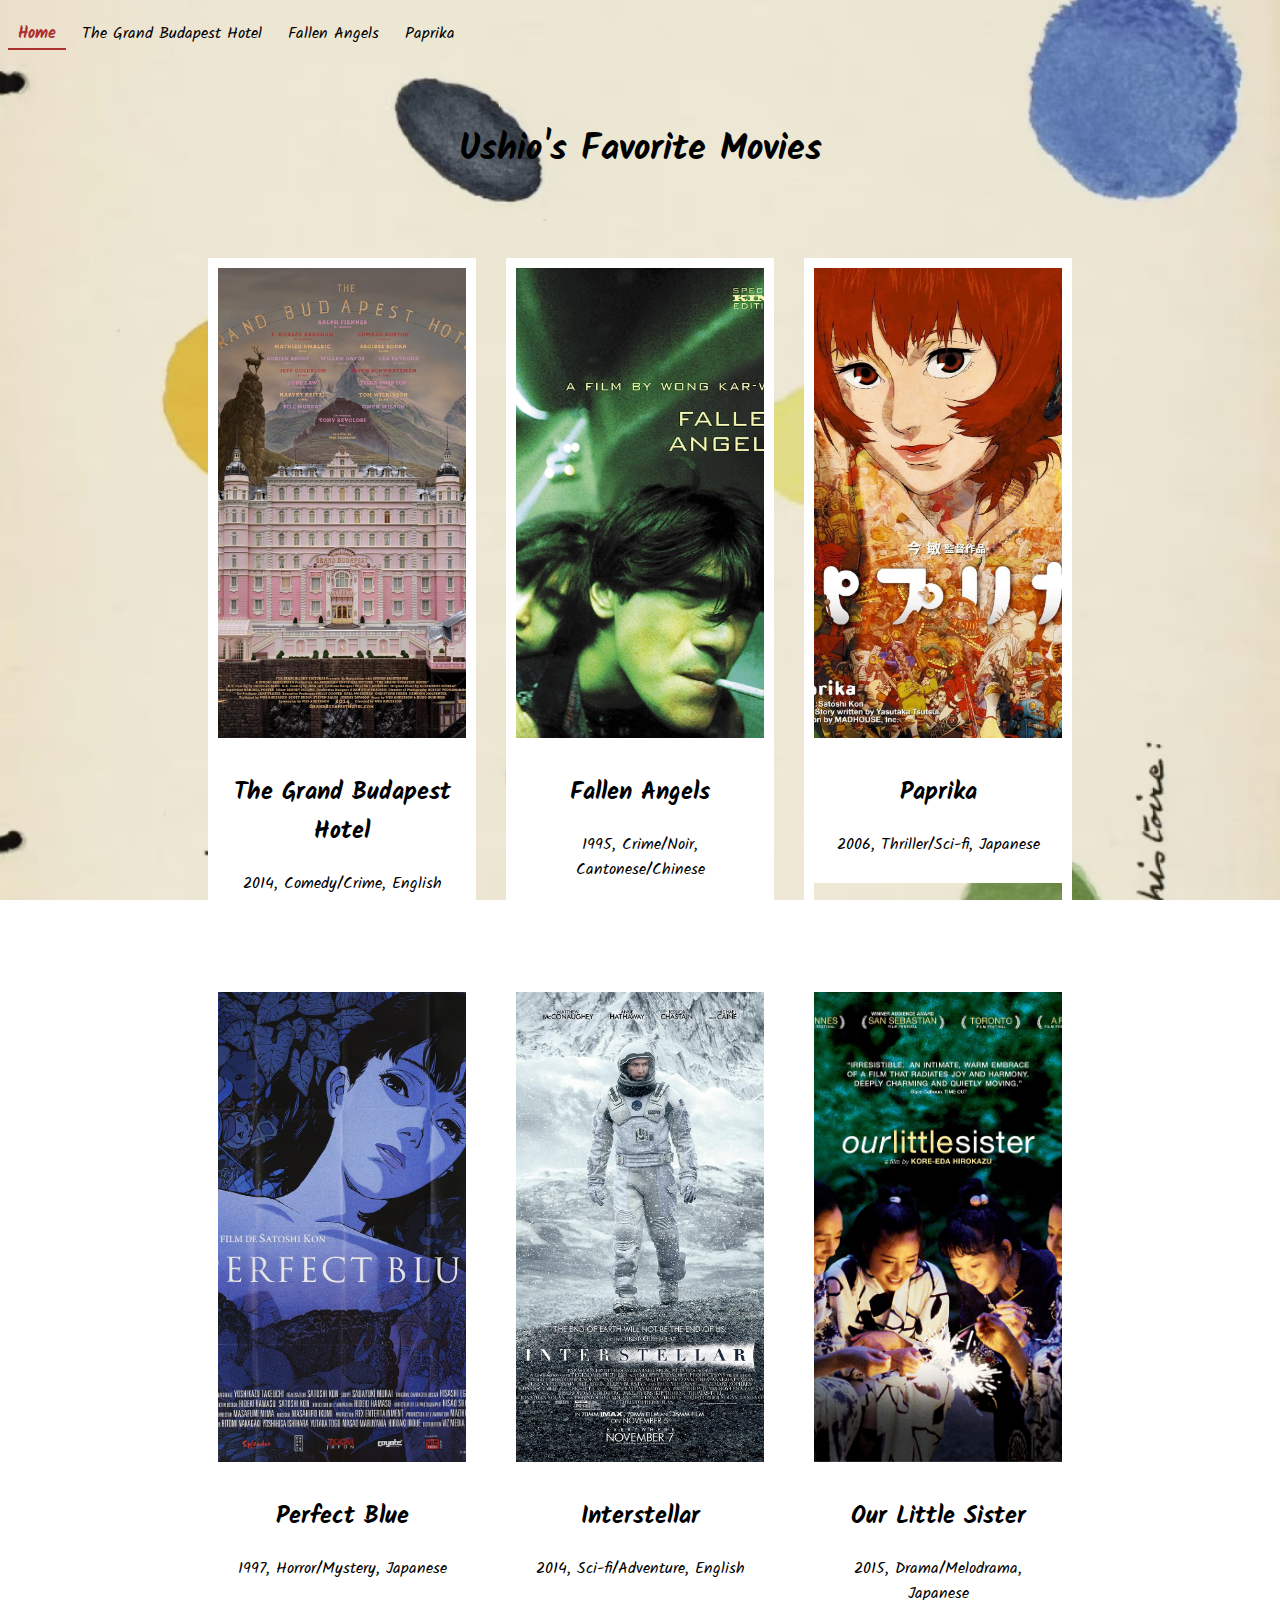
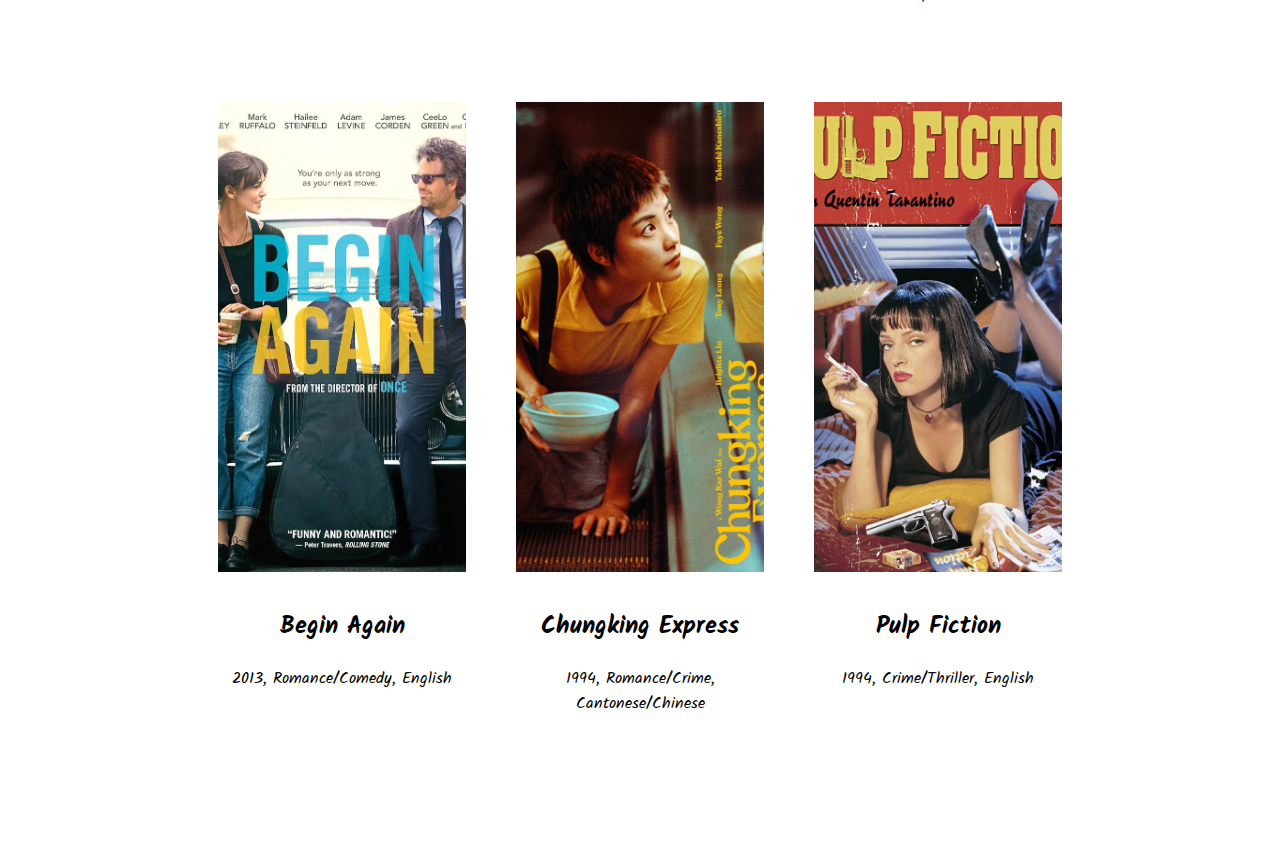
<file: index.html>
<!DOCTYPE html>
<html lang="en">
<head>
    <meta charset="UTF-8">
    <meta name="viewport" content="width=device-width, initial-scale=1.0">
    <title>Movie Archive</title>
    <link rel="stylesheet" href="css/style.css">
    <link rel="preconnect" href="https://fonts.googleapis.com">
    <link rel="preconnect" href="https://fonts.gstatic.com" crossorigin>
    <link href="https://fonts.googleapis.com/css2?family=Kalam&display=swap" rel="stylesheet">
</head>
<body>
    <nav>
        <ul>
            <li><a href="index.html" class="active">Home</a></li>
            <li><a href="grand-budapest.html">The Grand Budapest Hotel</a></li>
            <li><a href="fallen-angels.html">Fallen Angels</a></li>
            <li><a href="paprika.html">Paprika</a></li>
        </ul>
    </nav>

    <h2>Ushio's Favorite Movies</h2>

    <div class="movie-grid">
        <div class="movie">
            <div class="movie-img">
                <img src="img/TGBH.jpeg" alt="The Grand Budapest Hotel">
                <div class="movie-info">
                    <p>Set in a fictional European country in the 1930s, this film follows the misadventures of Gustave H, the devoted concierge of the luxurious Grand Budapest Hotel, and Zero Moustafa, his loyal lobby boy. The plot thickens when Gustave inherits a priceless painting, "Boy with Apple," after one of his wealthy lovers is mysteriously murdered, leading to a battle for a family fortune and a desperate chase across the continent.</p>
                </div>
            </div>
            <div class="movie-details">
                <h3>The Grand Budapest Hotel</h3>
                <p>2014, Comedy/Crime, English</p>
            </div>
        </div>

        <div class="movie">
            <div class="movie-img">
                <img src="img/FA.jpg" alt="Fallen Angels">
                <div class="movie-info">
                    <p>This film features two main stories: a hitman wanting to retire from his profession and his partner who is in love with him, and a mute man who falls for a woman tied to the underworld. Their stories unfold in the bustling streets of Hong Kong, exploring themes of loneliness, love, and the existential search for meaning in a chaotic world.</p>
                </div>
            </div>
            <div class="movie-details">
                <h3>Fallen Angels</h3>
                <p>1995, Crime/Noir, Cantonese/Chinese</p>
            </div>
        </div>

        <div class="movie">
            <div class="movie-img">
                <img src="img/paprika.jpeg" alt="Paprika">
                <div class="movie-info">
                    <p>In the near future, a revolutionary new psychotherapy treatment called dream therapy has been invented. A device called the "DC Mini" allows the user to view people's dreams. The theft of the device sets off a chain of events, blurring the lines between dreams and reality. Dr. Atsuko Chiba, under her alter-ego "Paprika," must delve into the dream world to retrieve the stolen technology.</p>
                </div>
            </div>
            <div class="movie-details">
                <h3>Paprika</h3>
                <p>2006, Thriller/Sci-fi, Japanese</p>
            </div>
        </div>

        <div class="movie">
            <div class="movie-img">
                <img src="img/PB.jpeg" alt="Perfect Blue">
                <div class="movie-info">
                    <p>Mima Kirigoe, a member of a pop-idol group called "CHAM!," decides to leave the group to pursue her acting career. As she becomes more immersed in her new role, reality and the world of her work start to blend. Mima finds herself tormented by her reflections and a stalker, as reality and illusion begin to merge, leading her into a downward spiral of paranoia and violence.</p>
                </div>
            </div>
            <div class="movie-details">
                <h3>Perfect Blue</h3>
                <p>1997, Horror/Mystery, Japanese</p>   
            </div>
        </div>

        <div class="movie">
            <div class="movie-img">
                <img src="img/Interstellar.jpg" alt="Interstellar">
                <div class="movie-info">
                    <p>In a future where Earth is ravaged by famine and dust storms, former NASA pilot Cooper is recruited for a critical mission: journey through a wormhole in search of a new habitable planet for humanity. Accompanied by a team of researchers, Cooper must navigate space, time, and the complex emotional ties to his family he leaves behind, as they confront the vast unknowns of interstellar travel.</p>
                </div>
            </div>
            <div class="movie-details">
                <h3>Interstellar</h3>
                <p>2014, Sci-fi/Adventure, English</p>
            </div>
        </div>

        <div class="movie">
            <div class="movie-img">
                <img src="img/ols.png" alt="Our Little Sister">
                <div class="movie-info">
                    <p>The film follows three sisters in their 20s who live together in Kamakura, Japan. Their lives are disrupted when they attend the funeral of their estranged father, where they meet their shy teenage half-sister, Suzu. On a whim, they invite her to live with them, and the four siblings form a close bond while grappling with their own individual struggles.</p>
                </div>
            </div>
            <div class="movie-details">
                <h3>Our Little Sister</h3>
                <p>2015, Drama/Melodrama, Japanese</p>
            </div>
        </div>

        <div class="movie">
            <div class="movie-img">
                <img src="img/ba.jpg" alt="Begin Again">
                <div class="movie-info">
                    <p>Set in New York City, the story revolves around Gretta, a young singer-songwriter, and Dan, a struggling record label executive. After Dan discovers Gretta performing in a bar, they collaborate to produce an album recorded in various public locations across the city, leading to a transformative journey for both.</p>
                </div>
            </div>
            <div class="movie-details">
                <h3>Begin Again</h3>
                <p>2013, Romance/Comedy, English</p>
            </div>
        </div>

        <div class="movie">
            <div class="movie-img">
                <img src="img/ce.jpeg" alt="Chungking Express">
                <div class="movie-info">
                    <p>This film tells two stories set in Hong Kong. The first involves a lovesick policeman mourning a breakup and his brief encounter with a mysterious drug smuggler. The second story follows another policeman who becomes infatuated with a woman at a local food stand, without realizing she is breaking into his apartment and subtly changing his life.</p>
                </div>
            </div>
            <div class="movie-details">
                <h3>Chungking Express</h3>
                <p>1994, Romance/Crime, Cantonese/Chinese</p>
            </div>
        </div>

        <div class="movie">
            <div class="movie-img">
                <img src="img/pf.jpeg" alt="Pulp Fiction">
                <div class="movie-info">
                    <p>A nonlinear narrative weaves together the intersecting stories of Los Angeles mobsters, small-time criminals, and a mysterious suitcase. The film includes the stories of a hitman duo, a boxer, a gangster's wife, and a pair of diner bandits, blending gritty violence with sharp humor and pop-culture references.</p>
                </div>
            </div>
            <div class="movie-details">
                <h3>Pulp Fiction</h3>
                <p>1994, Crime/Thriller, English</p>
            </div>
        </div>

    </div>

    <script src="js/script.js"></script>

    <footer>Created by Ushio with love</footer>
</body>
</html>
</file>
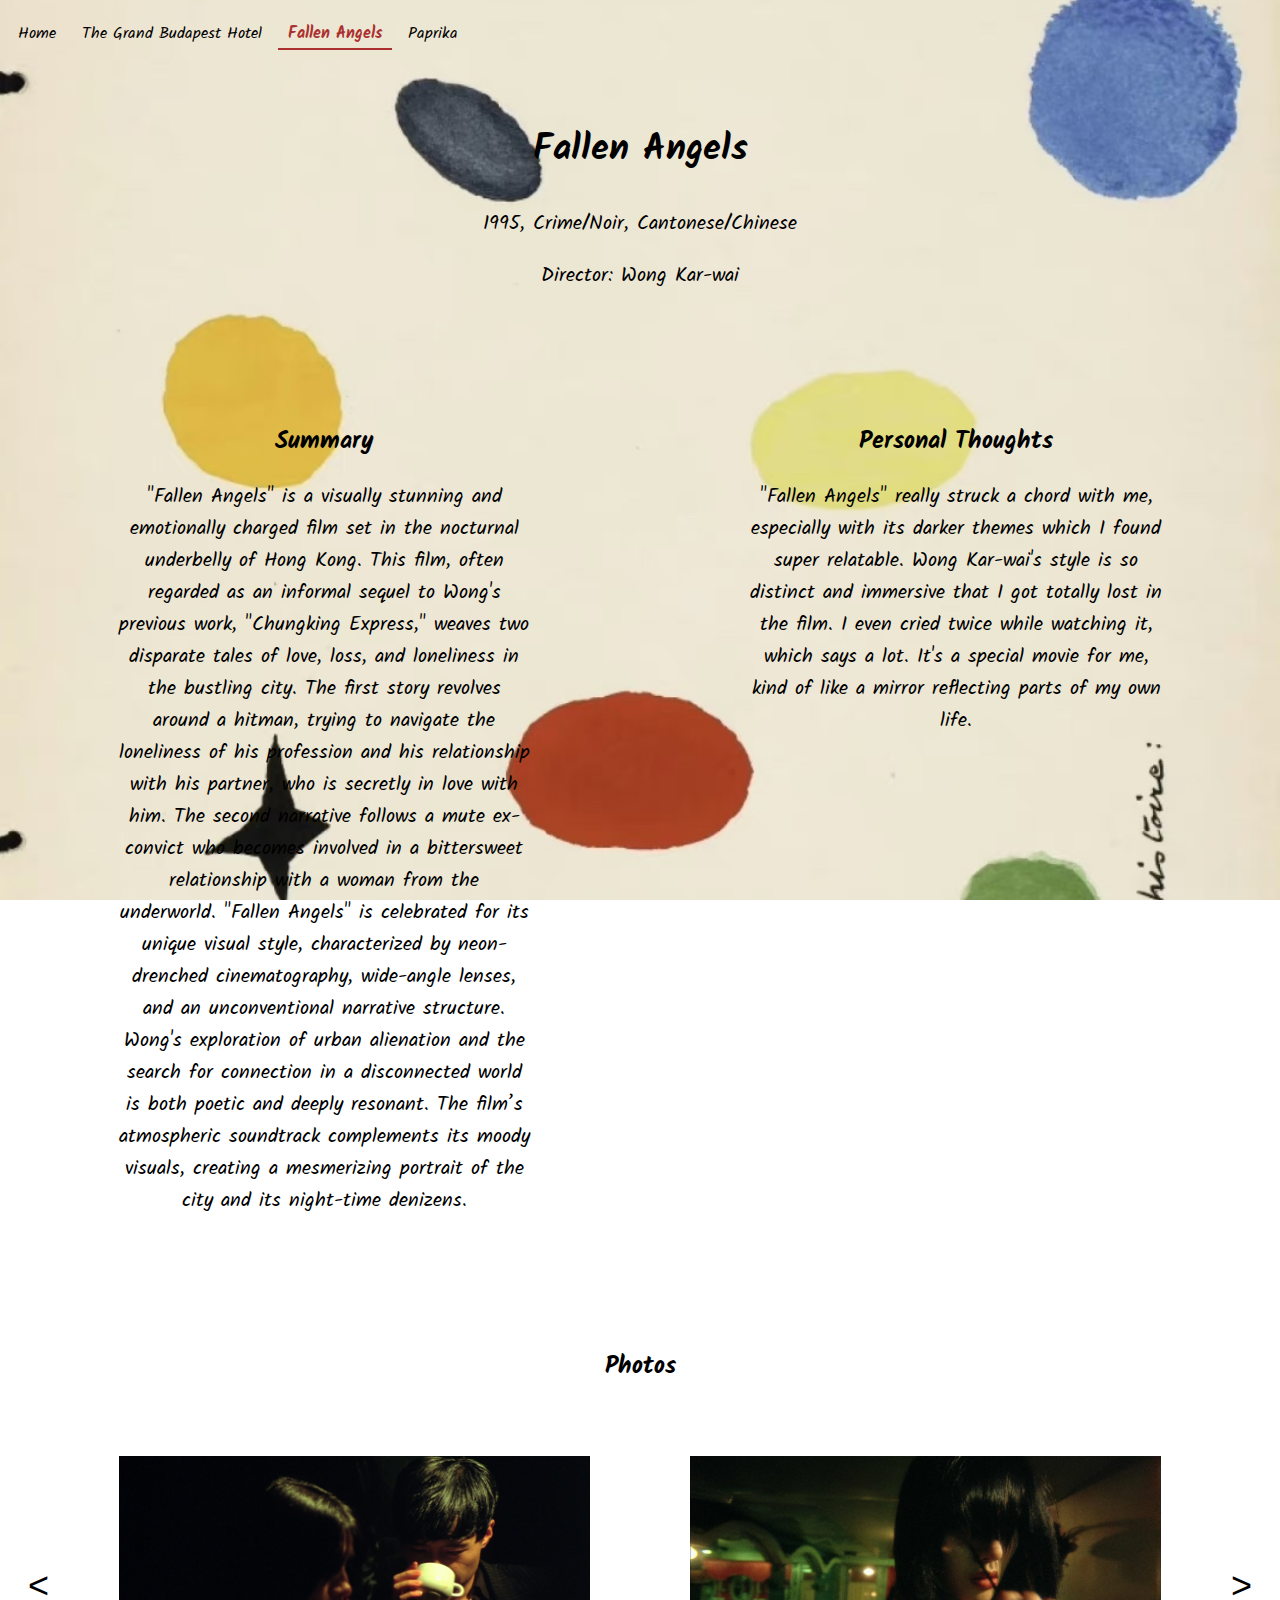
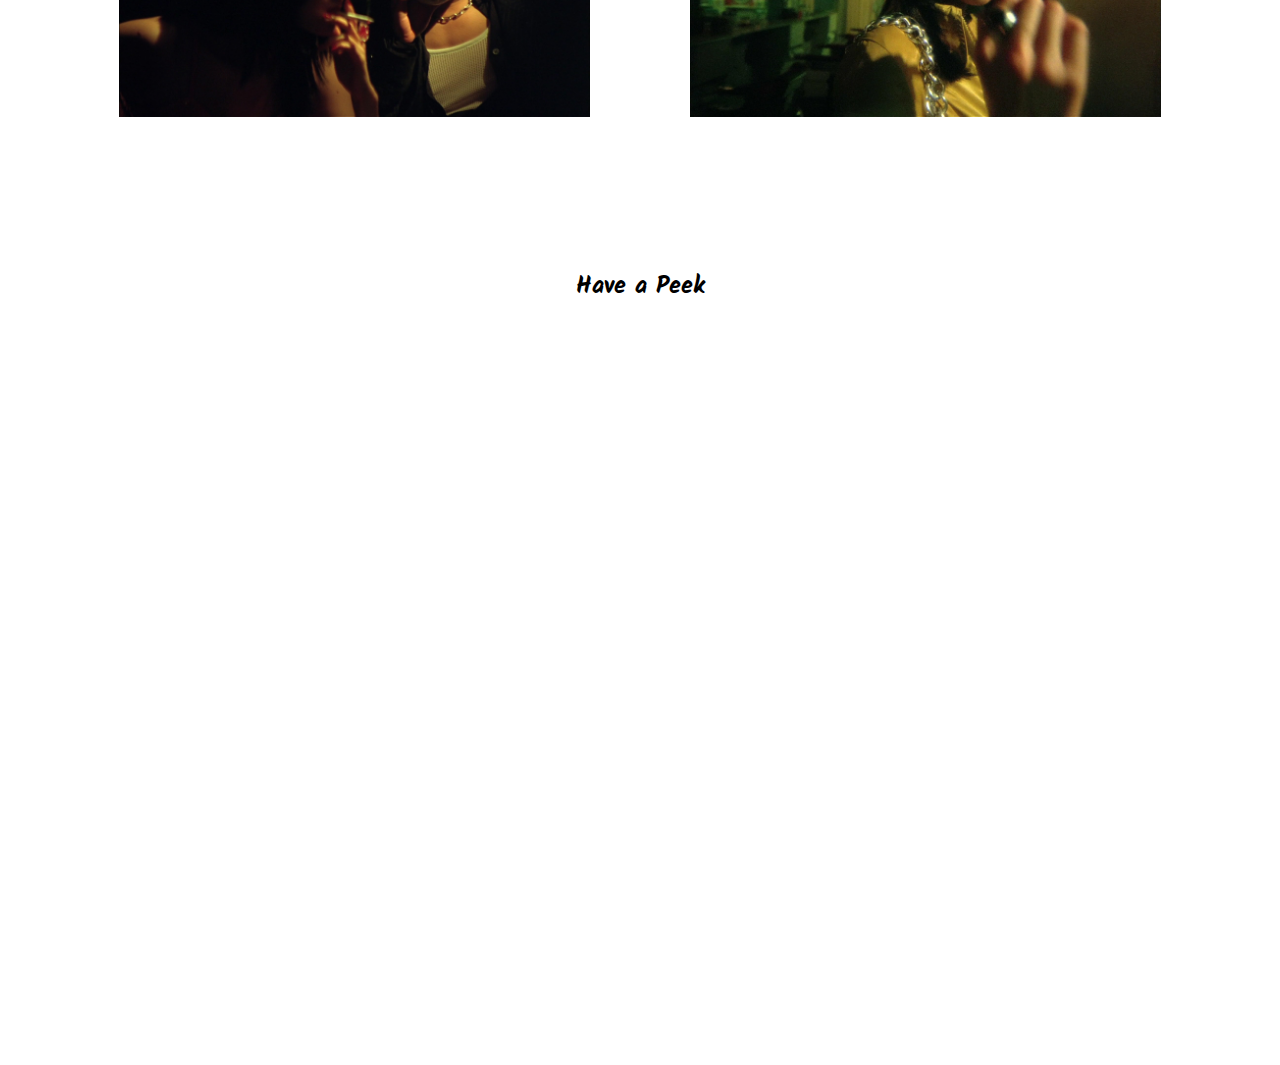
<file: fallen-angels.html>
<!DOCTYPE html>
<html lang="en">
<head>
    <meta charset="UTF-8">
    <meta name="viewport" content="width=device-width, initial-scale=1.0">
    <title>The Grand Budapest Hotel</title>
    <link rel="stylesheet" href="css/style.css">
    <link rel="preconnect" href="https://fonts.googleapis.com">
    <link rel="preconnect" href="https://fonts.gstatic.com" crossorigin>
    <link href="https://fonts.googleapis.com/css2?family=Kalam&display=swap" rel="stylesheet">
</head>
<body>
    <nav>
        <ul>
            <li><a href="index.html">Home</a></li>
            <li><a href="grand-budapest.html">The Grand Budapest Hotel</a></li>
            <li><a href="fallen-angels.html" class="active">Fallen Angels</a></li>
            <li><a href="paprika.html">Paprika</a></li>
        </ul>
    </nav>
    <div class="movie-individual">
        <h2>Fallen Angels</h2>
        <p>1995, Crime/Noir, Cantonese/Chinese</p>
        <p>Director: Wong Kar-wai</p>
        <div class="container">
            <div class="column summary">
                <h3>Summary</h3>
                <p>"Fallen Angels" is a visually stunning and emotionally charged film set in the nocturnal underbelly of Hong Kong. This film, often regarded as an informal sequel to Wong's previous work, "Chungking Express," weaves two disparate tales of love, loss, and loneliness in the bustling city. The first story revolves around a hitman, trying to navigate the loneliness of his profession and his relationship with his partner, who is secretly in love with him. The second narrative follows a mute ex-convict who becomes involved in a bittersweet relationship with a woman from the underworld. "Fallen Angels" is celebrated for its unique visual style, characterized by neon-drenched cinematography, wide-angle lenses, and an unconventional narrative structure. Wong's exploration of urban alienation and the search for connection in a disconnected world is both poetic and deeply resonant. The film’s atmospheric soundtrack complements its moody visuals, creating a mesmerizing portrait of the city and its night-time denizens.</p>
            </div>
            <div class="column thoughts">
                <h3>Personal Thoughts</h3>
                <p>"Fallen Angels" really struck a chord with me, especially with its darker themes which I found super relatable. Wong Kar-wai's style is so distinct and immersive that I got totally lost in the film. I even cried twice while watching it, which says a lot. It's a special movie for me, kind of like a mirror reflecting parts of my own life.</p>
            </div>
        </div>
    </div>

    <h3>Photos</h3>

    <div class="photo-gallery">
        <button class="scroll-arrow left-arrow">&lt;</button>
        <div class="gallery-container">
            <div class="gallery-item">
                <img src="img/FA-4.jpeg" alt="FA-4">
            </div>
            <div class="gallery-item">
                <img src="img/FA-2.jpeg" alt="FA-2">
            </div>
            <div class="gallery-item">
                <img src="img/FA-3.jpeg" alt="FA-3">
            </div>
            <div class="gallery-item">
                <img src="img/FA-1.jpeg" alt="FA-1">
            </div>
        </div>
        <button class="scroll-arrow right-arrow">&gt;</button>
    </div>
    
    <h3>Have a Peek</h3>
    <iframe width="1120" height="630" src="https://www.youtube.com/embed/uxaT19BlH0M?si=diJrkYHy4ddU227s" title="YouTube video player" frameborder="0" allow="accelerometer; autoplay; clipboard-write; encrypted-media; gyroscope; picture-in-picture; web-share" allowfullscreen></iframe>
    
    <footer>Created by Ushio with love</footer>

    <script src="js/script.js"></script>
</body>
</html>
</file>
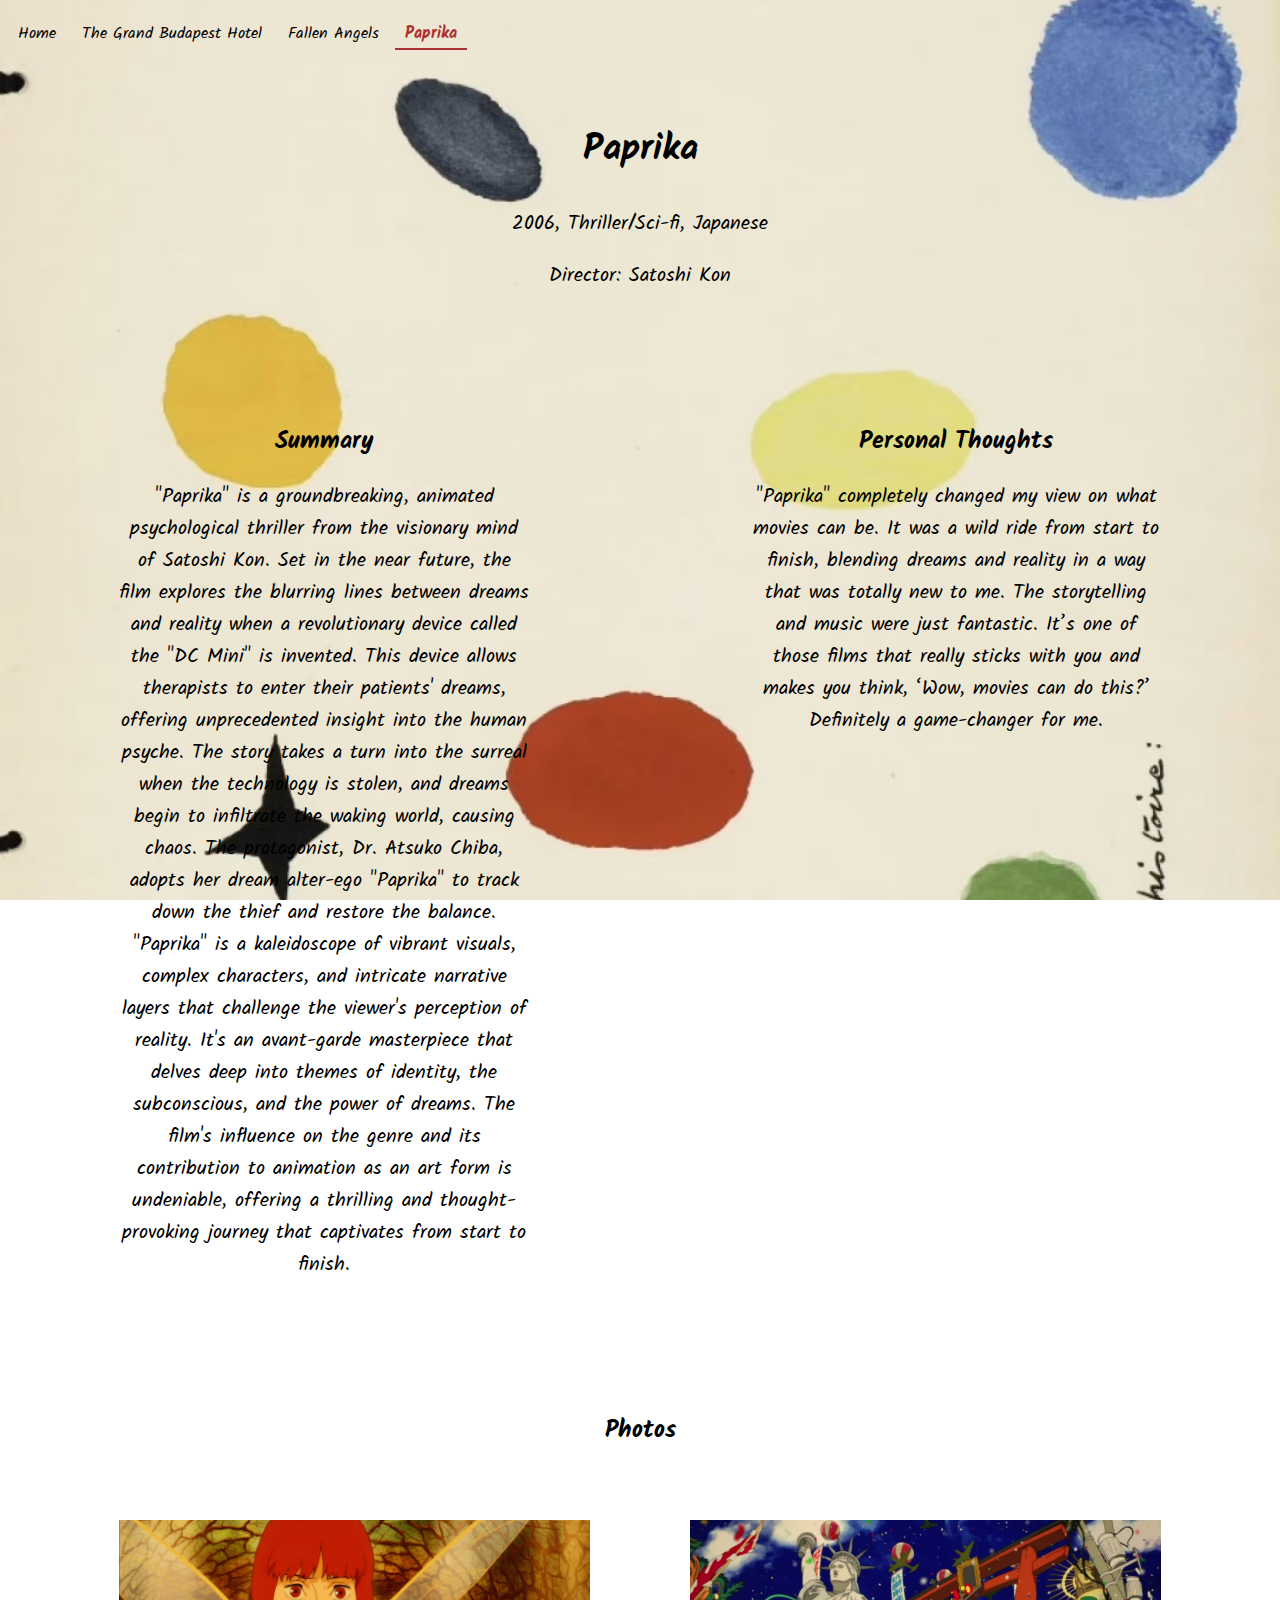
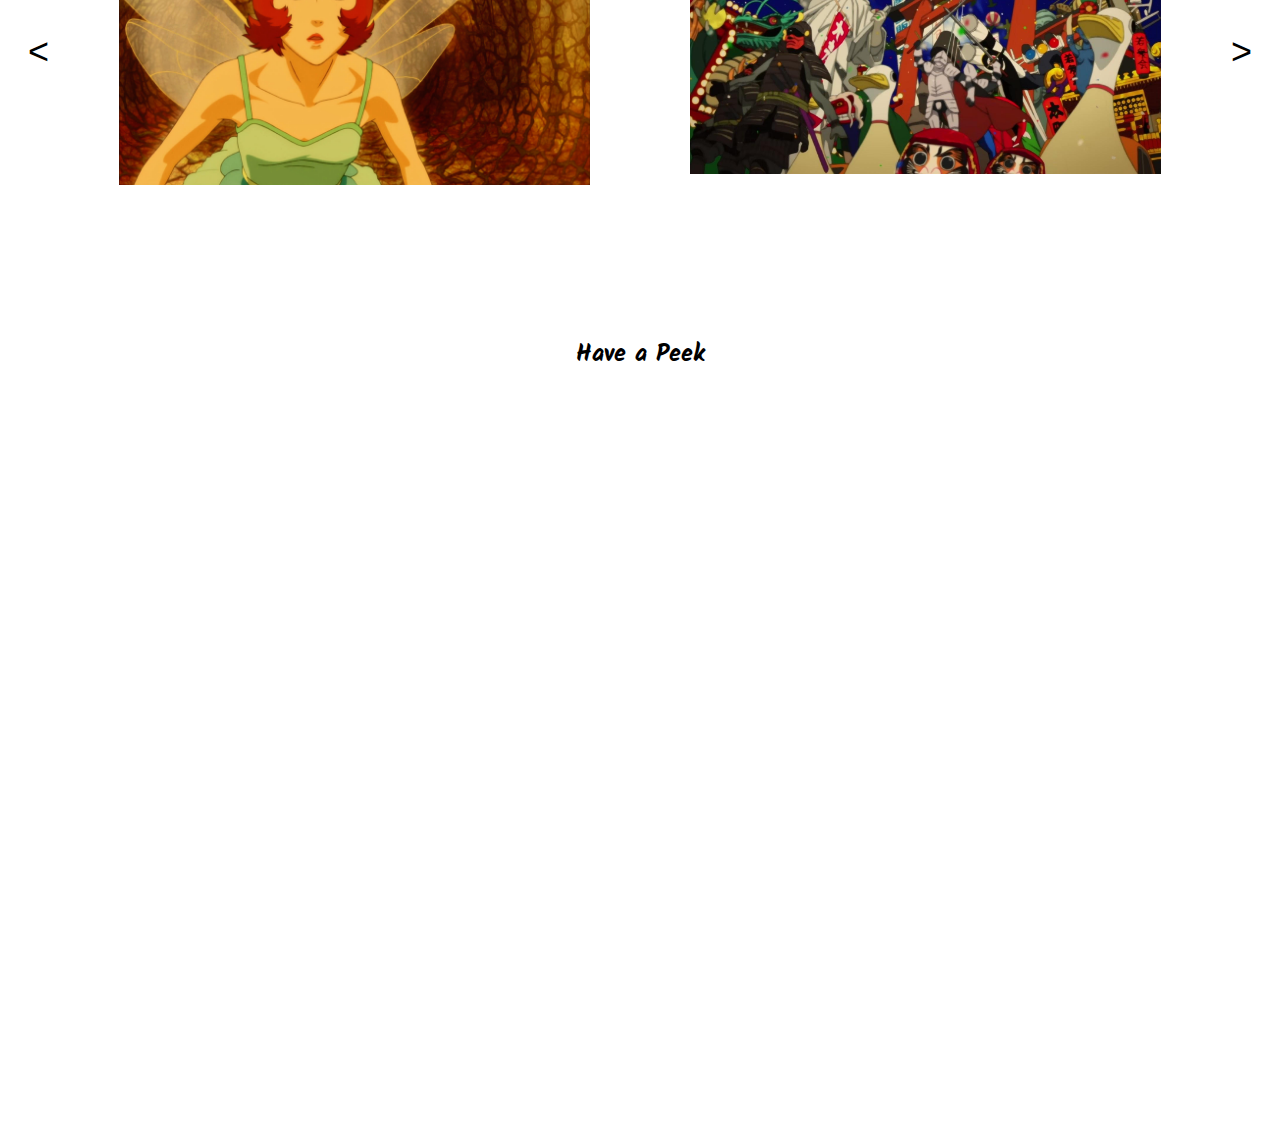
<file: paprika.html>
<!DOCTYPE html>
<html lang="en">
<head>
    <meta charset="UTF-8">
    <meta name="viewport" content="width=device-width, initial-scale=1.0">
    <title>The Grand Budapest Hotel</title>
    <link rel="stylesheet" href="css/style.css">
    <link rel="preconnect" href="https://fonts.googleapis.com">
    <link rel="preconnect" href="https://fonts.gstatic.com" crossorigin>
    <link href="https://fonts.googleapis.com/css2?family=Kalam&display=swap" rel="stylesheet">
</head>
<body>
    <nav>
        <ul>
            <li><a href="index.html">Home</a></li>
            <li><a href="grand-budapest.html">The Grand Budapest Hotel</a></li>
            <li><a href="fallen-angels.html">Fallen Angels</a></li>
            <li><a href="paprika.html" class="active">Paprika</a></li>
        </ul>
    </nav>
    <div class="movie-individual">
        <h2>Paprika</h2>
        <p>2006, Thriller/Sci-fi, Japanese</p>
        <p>Director: Satoshi Kon</p>
        <div class="container">
            <div class="column summary">
                <h3>Summary</h3>
                <p>"Paprika" is a groundbreaking, animated psychological thriller from the visionary mind of Satoshi Kon. Set in the near future, the film explores the blurring lines between dreams and reality when a revolutionary device called the "DC Mini" is invented. This device allows therapists to enter their patients' dreams, offering unprecedented insight into the human psyche. The story takes a turn into the surreal when the technology is stolen, and dreams begin to infiltrate the waking world, causing chaos. The protagonist, Dr. Atsuko Chiba, adopts her dream alter-ego "Paprika" to track down the thief and restore the balance. "Paprika" is a kaleidoscope of vibrant visuals, complex characters, and intricate narrative layers that challenge the viewer's perception of reality. It's an avant-garde masterpiece that delves deep into themes of identity, the subconscious, and the power of dreams. The film's influence on the genre and its contribution to animation as an art form is undeniable, offering a thrilling and thought-provoking journey that captivates from start to finish.</p>
            </div>
            <div class="column thoughts">
                <h3>Personal Thoughts</h3>
                <p>"Paprika" completely changed my view on what movies can be. It was a wild ride from start to finish, blending dreams and reality in a way that was totally new to me. The storytelling and music were just fantastic. It’s one of those films that really sticks with you and makes you think, ‘Wow, movies can do this?’ Definitely a game-changer for me.</p>
            </div>
        </div>
    </div>

    <h3>Photos</h3>

    <div class="photo-gallery">
        <button class="scroll-arrow left-arrow">&lt;</button>
        <div class="gallery-container">
            <div class="gallery-item">
                <img src="img/pap-1.jpeg" alt="pap-1">
            </div>
            <div class="gallery-item">
                <img src="img/pap-4.jpeg" alt="pap-4">
            </div>
            <div class="gallery-item">
                <img src="img/pap-3.jpeg" alt="pap-3">
            </div>
            <div class="gallery-item">
                <img src="img/pap-2.jpeg" alt="pap-2">
            </div>
        </div>
        <button class="scroll-arrow right-arrow">&gt;</button>
    </div>
    
    <h3>Have a Peek</h3>
    <iframe width="1120" height="630" src="https://www.youtube.com/embed/PIUqozzyW2k?si=xJqLKGoz0m0dRbPH" title="YouTube video player" frameborder="0" allow="accelerometer; autoplay; clipboard-write; encrypted-media; gyroscope; picture-in-picture; web-share" allowfullscreen></iframe>
    
    <footer>Created by Ushio with love</footer>

    <script src="js/script.js"></script>
</body>
</html>
</file>
<file: css/style.css>
body {
    font-family: 'Kalam', cursive;
    background-image: url("../img/3.jpg");
    background-size: cover; 
    background-attachment: fixed; 
    background-position: center;
}

h2 {
    padding-top: 40px;
    text-align: center;
    color: black;
    font-size: 36px;
}

nav ul {
    list-style: none;
    text-align: left;
    padding: 0;
}

nav ul li {
    display: inline;
}

nav ul li a {
    text-decoration: none;
    color: black;
    padding: 5px 10px;
    display: inline-block;
}

nav ul li a.active {
    color: rgb(172, 48, 48);
    border-bottom: 2px solid rgb(172, 48, 48); 
    padding-bottom: 2px;
    font-weight: bold;
}

.movie-grid {
    display: grid;
    grid-template-columns: repeat(3, 1fr);
    gap: 30px;
    padding-left: 200px;
    padding-right: 200px;
    padding-top: 50px;
}

.movie {
    border: 10px solid #ffffff;
    text-align: center; 
    margin-bottom: 20px; 
    position: relative; 
}

.movie img {
    width: 100%;
    height: 470px;
    object-fit: cover;
}

.movie-img {
    position: relative;
}

.movie-details {
    background-color: white; 
    padding: 10px; 
    margin-top: -75px;
}

.movie:hover .movie-info {
    display: block;
}

.movie img {
    transition: opacity 0.3s ease;
    display: block;
}

.movie-info {
    position: absolute;
    top: 0;
    left: 0;
    right: 0;
    bottom: 0;
    background: rgba(223, 223, 223, 0.7);
    color: black;
    display: flex;
    align-items: center;
    justify-content: center;
    text-align: center;
    padding: 20px;
    opacity: 0;
    z-index: 2;
}

.movie:hover .movie-info {
    opacity: 1;
}

.movie:hover img {
    opacity: 0.3;
}

.photo-gallery {
    display: flex;
    align-items: center;
    justify-content: center;
    overflow: hidden;
    margin-bottom: 100px;
}

.gallery-container {
    display: flex;
    overflow-x: auto;
    scroll-behavior: smooth;
}

.gallery-item {
    flex: 0 0 50%; 
    max-width: 50%;
    box-sizing: border-box;
    padding: 50px; 
}

.gallery-item img {
    width: 100%; 
    height: auto;
    display: block;
}

.scroll-arrow {
    cursor: pointer;
    border: none;
    padding: 10px 20px;
    background: none;
    font-size: 36px;
}

.scroll-arrow:hover {
    color: rgb(79, 110, 194);
}

.movie-individual {
    margin-bottom: 50px;
}

.movie-individual p {
    text-align: center;
    font-size: 20px;
    margin-left: 100px;
    margin-right: 100px;
}

h3 {
    text-align: center;
    font-size: 24px;
    margin-top: 100px;
    margin-bottom: 20px;
}

iframe {
    display: block;
    margin: auto;
    margin-top: 40px;
}

footer {
    text-align: center;
    color:#ffffff;
    margin-top: 50px;
    margin-bottom: 10px;
    font-size: 18px;
}

.container {
    display: flex;
    justify-content: space-between;
    margin-top: 10px;
}

.column {
    flex: 1;
    padding: 10px; 
}
</file>
